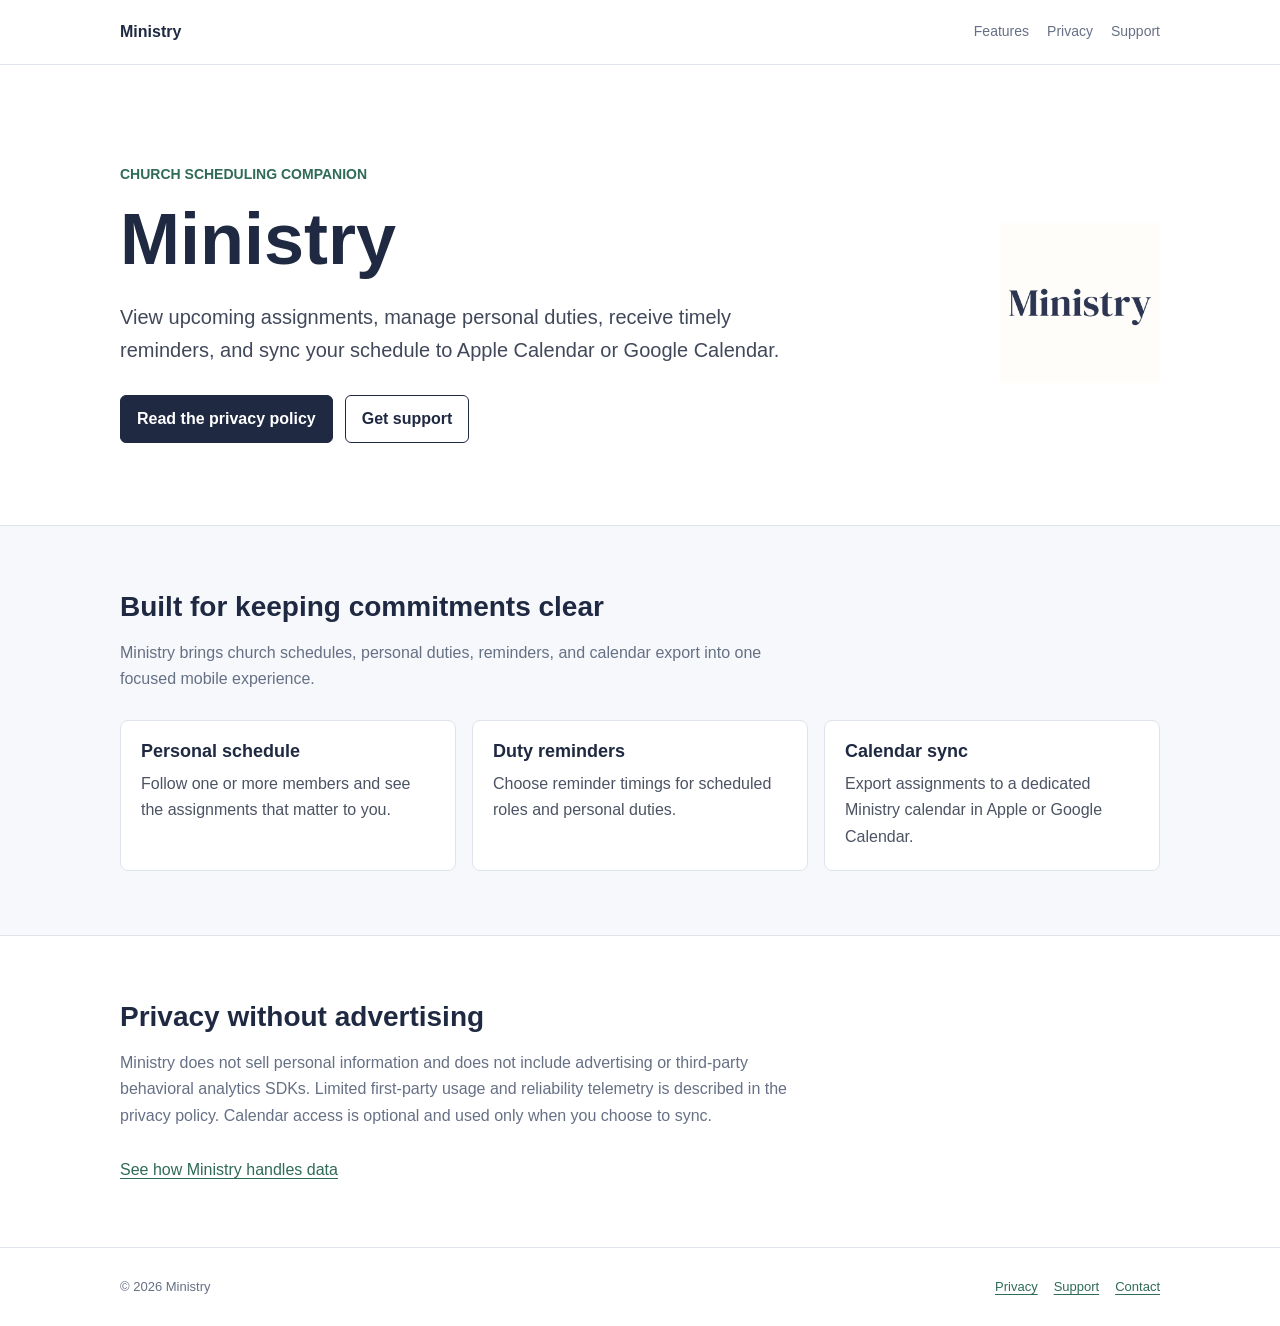
<file: index.html>
<!doctype html>
<html lang="en">
  <head>
    <meta charset="UTF-8" />
    <meta name="viewport" content="width=device-width, initial-scale=1.0" />
    <meta
      name="description"
      content="Ministry is a church scheduling companion for iPhone and Android."
    />
    <meta name="application-name" content="Ministry" />
    <meta property="og:type" content="website" />
    <meta property="og:site_name" content="Ministry" />
    <meta property="og:title" content="Ministry" />
    <meta
      property="og:description"
      content="Ministry is a church scheduling companion for iPhone and Android."
    />
    <meta property="og:url" content="https://ministry.tedweng.com/" />
    <link rel="canonical" href="https://ministry.tedweng.com/" />
    <title>Ministry</title>
    <script type="application/ld+json">
      {
        "@context": "https://schema.org",
        "@type": "SoftwareApplication",
        "name": "Ministry",
        "applicationCategory": "UtilitiesApplication",
        "operatingSystem": "iOS, Android",
        "url": "https://ministry.tedweng.com/"
      }
    </script>
    <link rel="stylesheet" href="styles.css" />
  </head>
  <body>
    <header class="site-header">
      <nav class="nav" aria-label="Primary navigation">
        <a class="brand" href="./">Ministry</a>
        <div class="nav-links">
          <a href="#features">Features</a>
          <a href="privacy/">Privacy</a>
          <a href="support/">Support</a>
        </div>
      </nav>
    </header>

    <main>
      <section class="hero">
        <div class="hero-content">
          <p class="eyebrow">Church scheduling companion</p>
          <h1>Ministry</h1>
          <p class="hero-copy">
            View upcoming assignments, manage personal duties, receive timely
            reminders, and sync your schedule to Apple Calendar or Google
            Calendar.
          </p>
          <div class="actions">
            <a class="button" href="privacy/">Read the privacy policy</a>
            <a class="button secondary" href="support/">Get support</a>
          </div>
        </div>
        <img
          class="hero-icon"
          src="assets/icon.png"
          width="160"
          height="160"
          alt="Ministry app icon"
        />
      </section>

      <section class="band alt" id="features">
        <div class="container">
          <h2>Built for keeping commitments clear</h2>
          <p class="section-intro">
            Ministry brings church schedules, personal duties, reminders, and
            calendar export into one focused mobile experience.
          </p>
          <div class="feature-grid">
            <article class="feature">
              <h3>Personal schedule</h3>
              <p>
                Follow one or more members and see the assignments that matter
                to you.
              </p>
            </article>
            <article class="feature">
              <h3>Duty reminders</h3>
              <p>
                Choose reminder timings for scheduled roles and personal duties.
              </p>
            </article>
            <article class="feature">
              <h3>Calendar sync</h3>
              <p>
                Export assignments to a dedicated Ministry calendar in Apple or
                Google Calendar.
              </p>
            </article>
          </div>
        </div>
      </section>

      <section class="band">
        <div class="container">
          <h2>Privacy without advertising</h2>
          <p class="section-intro">
            Ministry does not sell personal information and does not include
            advertising or third-party behavioral analytics SDKs. Limited
            first-party usage and reliability telemetry is described in the
            privacy policy. Calendar access is optional and used only when you
            choose to sync.
          </p>
          <a href="privacy/">See how Ministry handles data</a>
        </div>
      </section>
    </main>

    <footer class="site-footer">
      <div class="footer-inner">
        <span>&copy; 2026 Ministry</span>
        <div class="footer-links">
          <a href="privacy/">Privacy</a>
          <a href="support/">Support</a>
          <a href="mailto:ministry.shigong@gmail.com">Contact</a>
        </div>
      </div>
    </footer>
  </body>
</html>
</file>
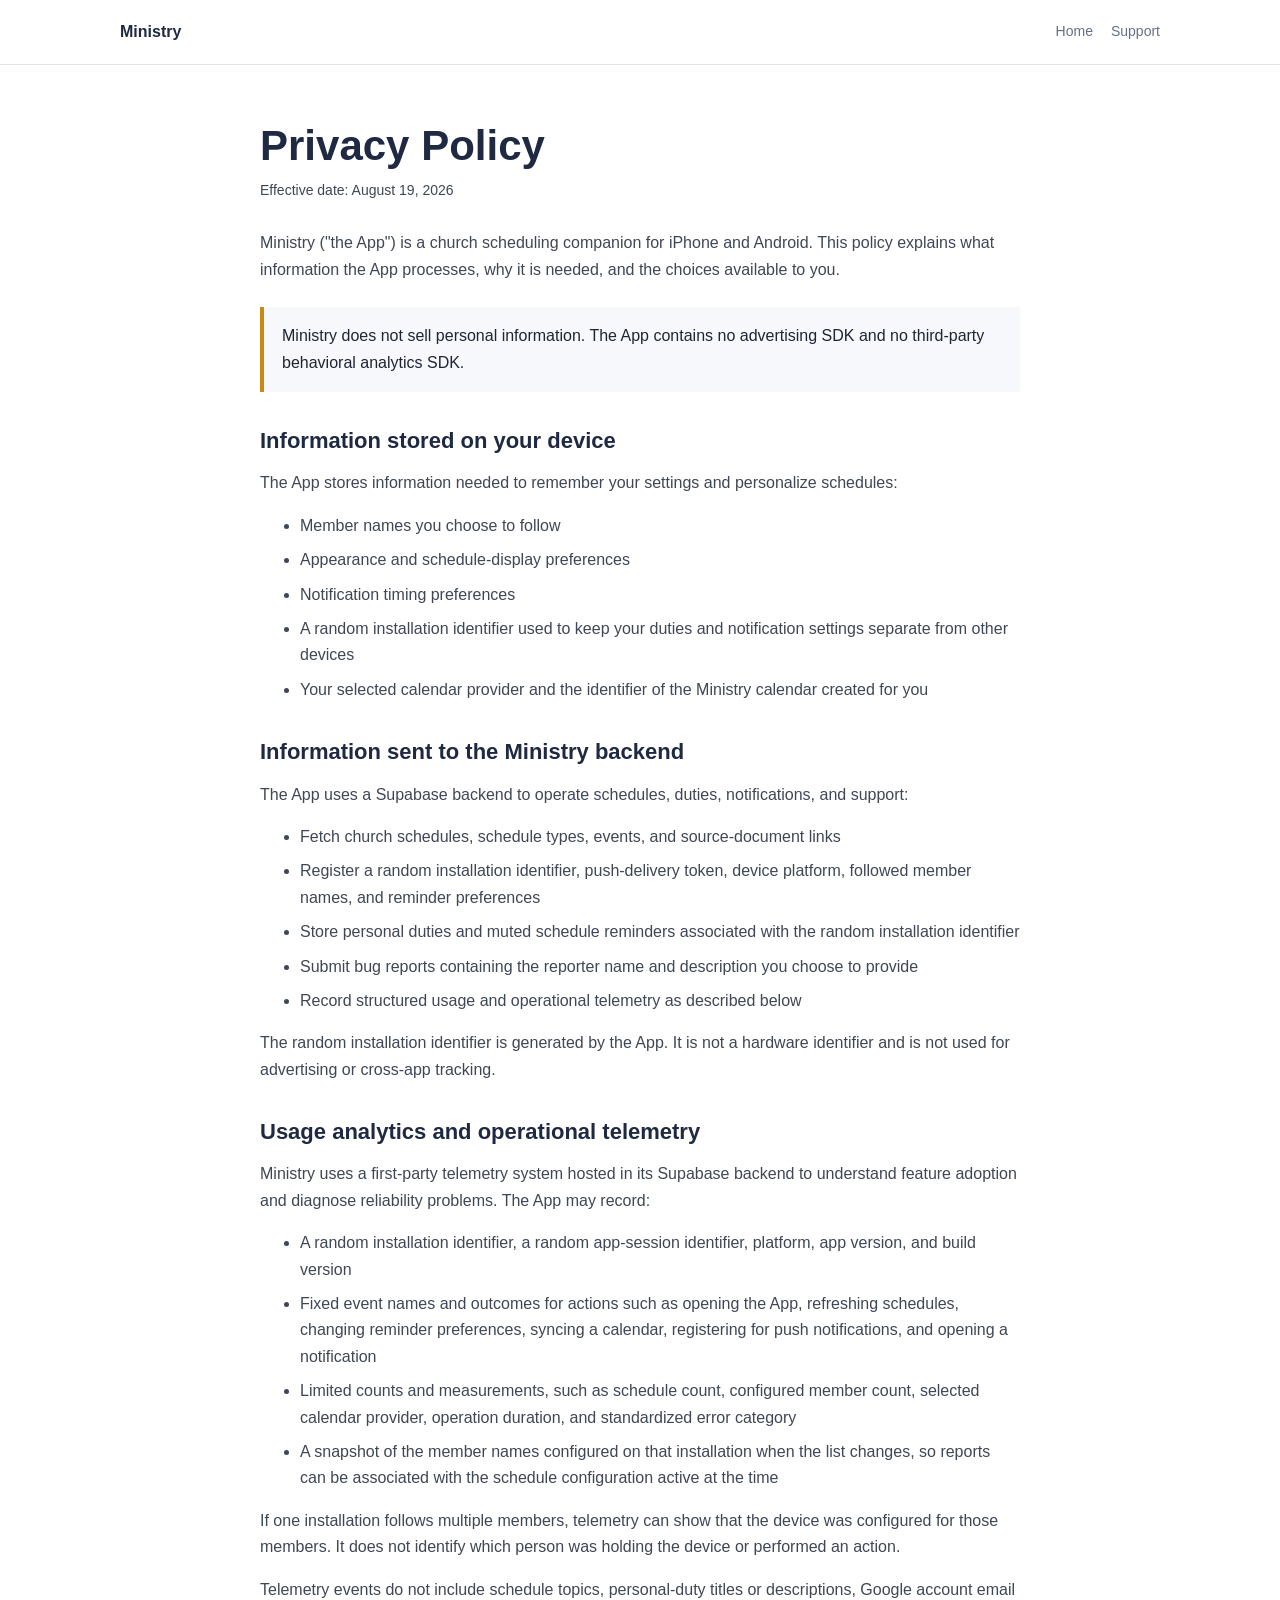
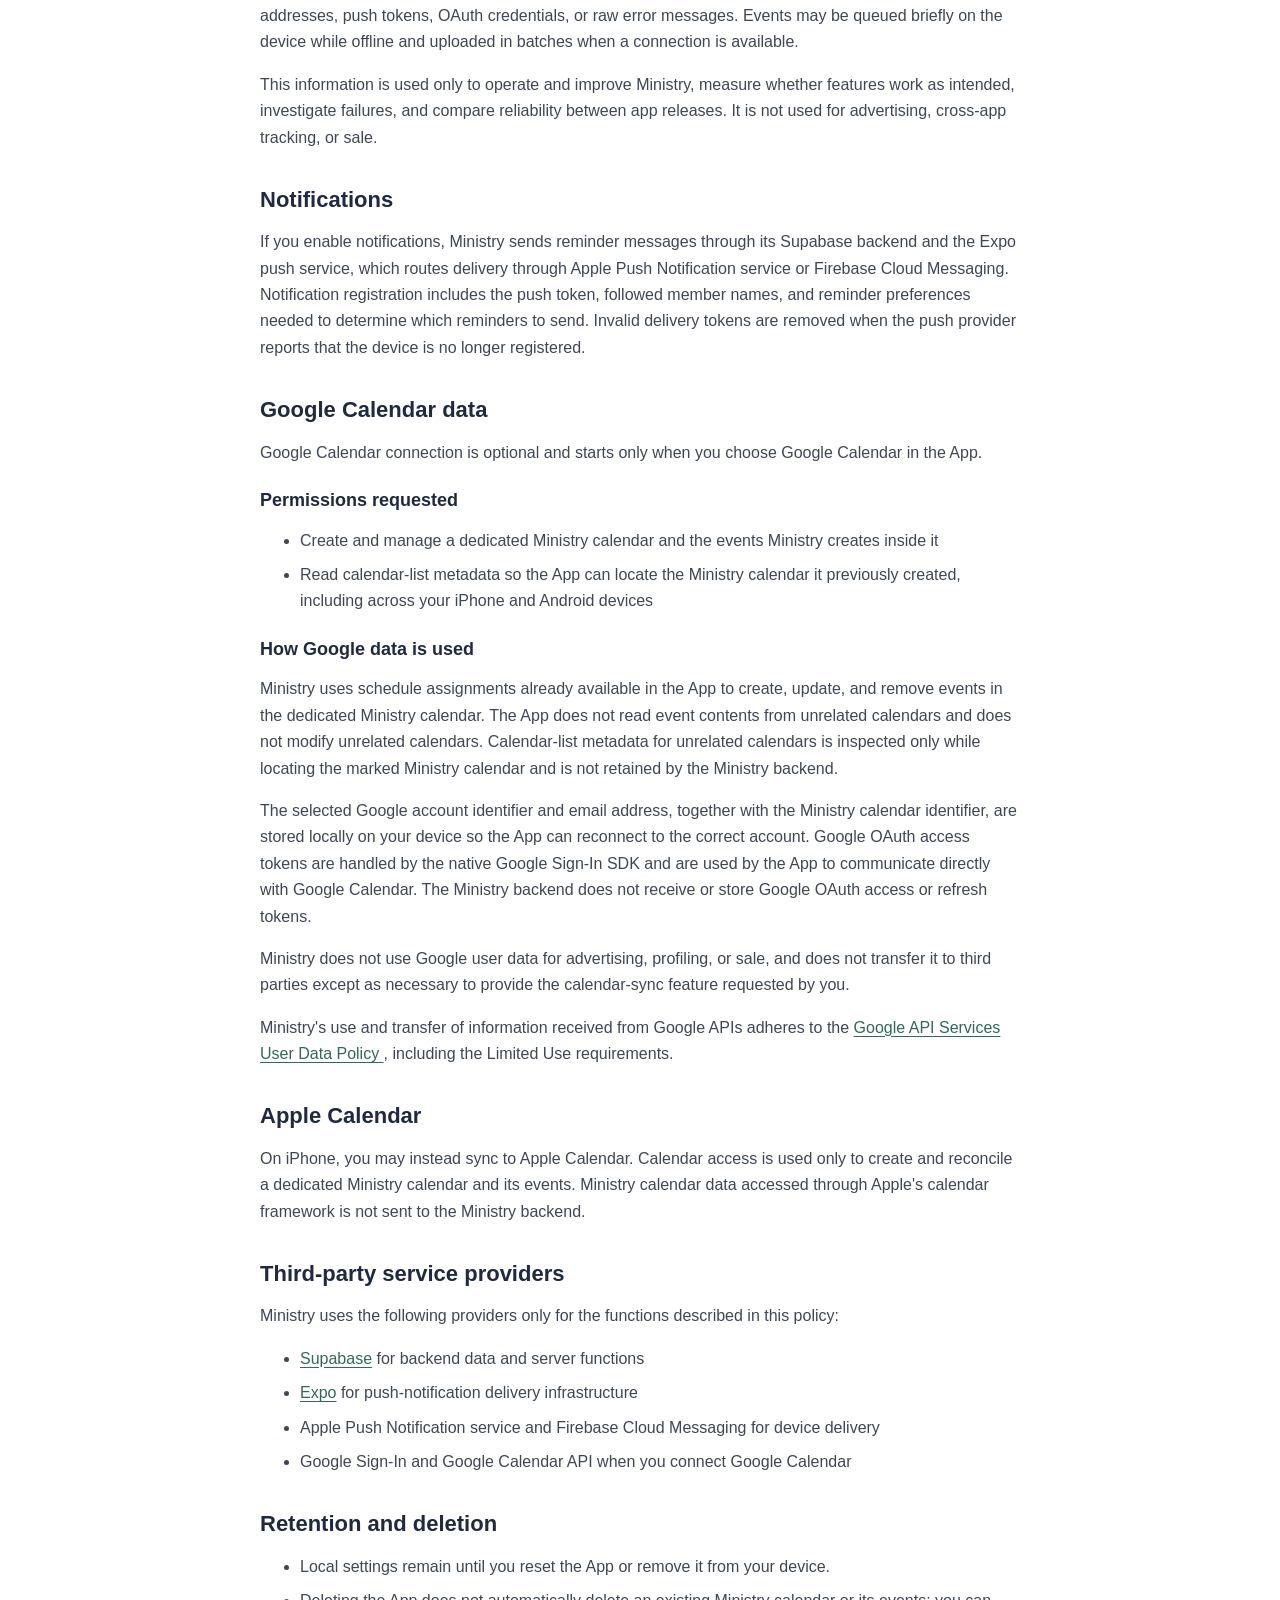
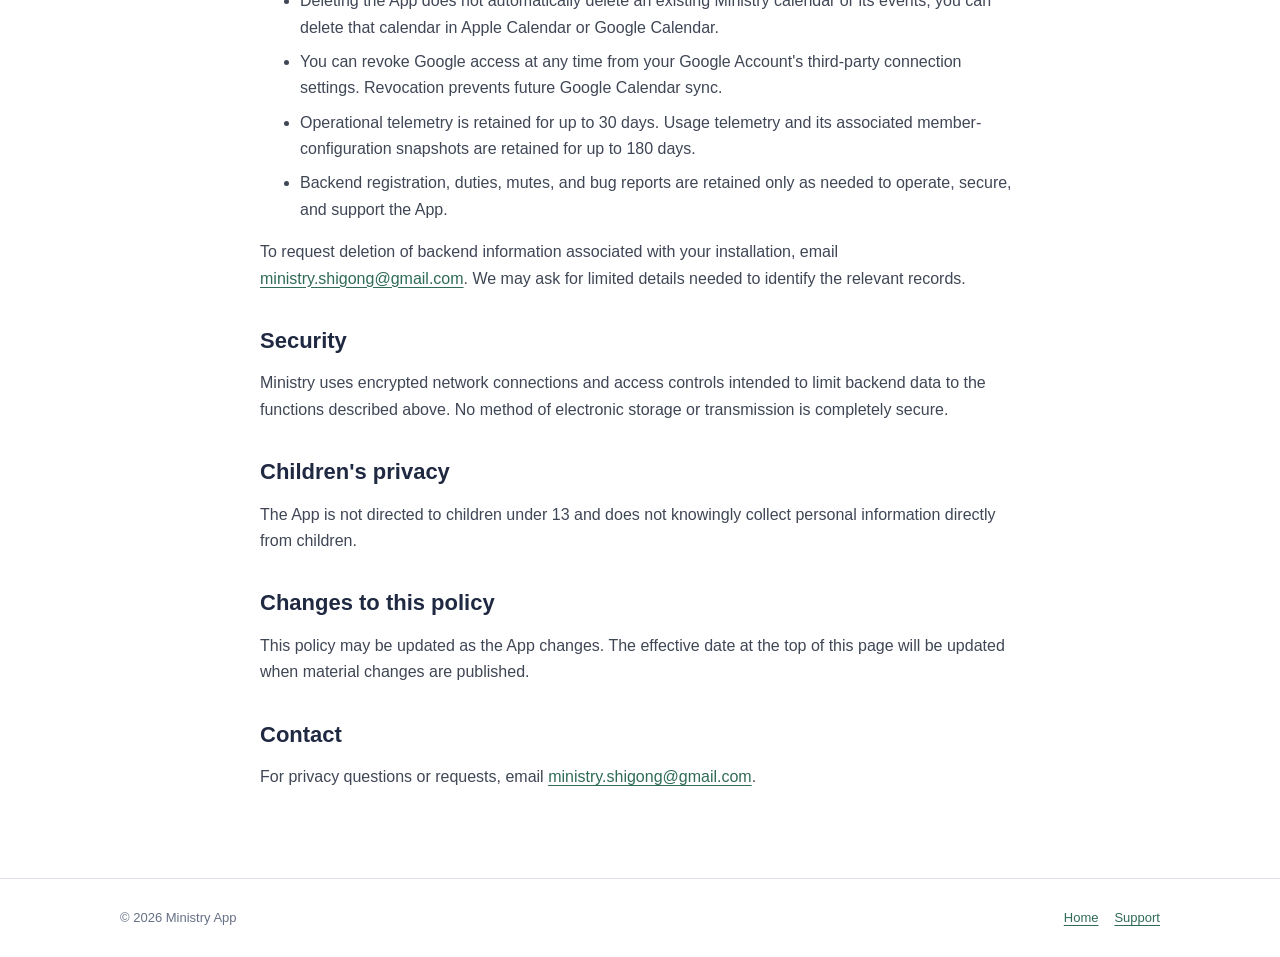
<file: privacy/index.html>
<!doctype html>
<html lang="en">
  <head>
    <meta charset="UTF-8" />
    <meta name="viewport" content="width=device-width, initial-scale=1.0" />
    <meta
      name="description"
      content="Privacy policy for the Ministry mobile application."
    />
    <title>Ministry - Privacy Policy</title>
    <link rel="stylesheet" href="../styles.css" />
  </head>
  <body>
    <header class="site-header">
      <nav class="nav" aria-label="Primary navigation">
        <a class="brand" href="../">Ministry</a>
        <div class="nav-links">
          <a href="../">Home</a>
          <a href="../support/">Support</a>
        </div>
      </nav>
    </header>

    <main class="policy">
      <h1>Privacy Policy</h1>
      <p class="date">Effective date: August 19, 2026</p>

      <p>
        Ministry ("the App") is a church scheduling companion for iPhone and
        Android. This policy explains what information the App processes, why it
        is needed, and the choices available to you.
      </p>

      <div class="notice">
        Ministry does not sell personal information. The App contains no
        advertising SDK and no third-party behavioral analytics SDK.
      </div>

      <h2>Information stored on your device</h2>
      <p>
        The App stores information needed to remember your settings and
        personalize schedules:
      </p>
      <ul>
        <li>Member names you choose to follow</li>
        <li>Appearance and schedule-display preferences</li>
        <li>Notification timing preferences</li>
        <li>
          A random installation identifier used to keep your duties and
          notification settings separate from other devices
        </li>
        <li>
          Your selected calendar provider and the identifier of the Ministry
          calendar created for you
        </li>
      </ul>

      <h2>Information sent to the Ministry backend</h2>
      <p>
        The App uses a Supabase backend to operate schedules, duties,
        notifications, and support:
      </p>
      <ul>
        <li>
          Fetch church schedules, schedule types, events, and source-document
          links
        </li>
        <li>
          Register a random installation identifier, push-delivery token, device
          platform, followed member names, and reminder preferences
        </li>
        <li>
          Store personal duties and muted schedule reminders associated with the
          random installation identifier
        </li>
        <li>
          Submit bug reports containing the reporter name and description you
          choose to provide
        </li>
        <li>
          Record structured usage and operational telemetry as described below
        </li>
      </ul>
      <p>
        The random installation identifier is generated by the App. It is not a
        hardware identifier and is not used for advertising or cross-app
        tracking.
      </p>

      <h2>Usage analytics and operational telemetry</h2>
      <p>
        Ministry uses a first-party telemetry system hosted in its Supabase
        backend to understand feature adoption and diagnose reliability
        problems. The App may record:
      </p>
      <ul>
        <li>
          A random installation identifier, a random app-session identifier,
          platform, app version, and build version
        </li>
        <li>
          Fixed event names and outcomes for actions such as opening the App,
          refreshing schedules, changing reminder preferences, syncing a
          calendar, registering for push notifications, and opening a
          notification
        </li>
        <li>
          Limited counts and measurements, such as schedule count, configured
          member count, selected calendar provider, operation duration, and
          standardized error category
        </li>
        <li>
          A snapshot of the member names configured on that installation when
          the list changes, so reports can be associated with the schedule
          configuration active at the time
        </li>
      </ul>
      <p>
        If one installation follows multiple members, telemetry can show that
        the device was configured for those members. It does not identify which
        person was holding the device or performed an action.
      </p>
      <p>
        Telemetry events do not include schedule topics, personal-duty titles or
        descriptions, Google account email addresses, push tokens, OAuth
        credentials, or raw error messages. Events may be queued briefly on the
        device while offline and uploaded in batches when a connection is
        available.
      </p>
      <p>
        This information is used only to operate and improve Ministry, measure
        whether features work as intended, investigate failures, and compare
        reliability between app releases. It is not used for advertising,
        cross-app tracking, or sale.
      </p>

      <h2>Notifications</h2>
      <p>
        If you enable notifications, Ministry sends reminder messages through
        its Supabase backend and the Expo push service, which routes delivery
        through Apple Push Notification service or Firebase Cloud Messaging.
        Notification registration includes the push token, followed member
        names, and reminder preferences needed to determine which reminders to
        send. Invalid delivery tokens are removed when the push provider reports
        that the device is no longer registered.
      </p>

      <h2>Google Calendar data</h2>
      <p>
        Google Calendar connection is optional and starts only when you choose
        Google Calendar in the App.
      </p>

      <h3>Permissions requested</h3>
      <ul>
        <li>
          Create and manage a dedicated Ministry calendar and the events
          Ministry creates inside it
        </li>
        <li>
          Read calendar-list metadata so the App can locate the Ministry
          calendar it previously created, including across your iPhone and
          Android devices
        </li>
      </ul>

      <h3>How Google data is used</h3>
      <p>
        Ministry uses schedule assignments already available in the App to
        create, update, and remove events in the dedicated Ministry calendar.
        The App does not read event contents from unrelated calendars and does
        not modify unrelated calendars. Calendar-list metadata for unrelated
        calendars is inspected only while locating the marked Ministry calendar
        and is not retained by the Ministry backend.
      </p>
      <p>
        The selected Google account identifier and email address, together with
        the Ministry calendar identifier, are stored locally on your device so
        the App can reconnect to the correct account. Google OAuth access tokens
        are handled by the native Google Sign-In SDK and are used by the App to
        communicate directly with Google Calendar. The Ministry backend does not
        receive or store Google OAuth access or refresh tokens.
      </p>
      <p>
        Ministry does not use Google user data for advertising, profiling, or
        sale, and does not transfer it to third parties except as necessary to
        provide the calendar-sync feature requested by you.
      </p>
      <p>
        Ministry's use and transfer of information received from Google APIs
        adheres to the
        <a
          href="https://developers.google.com/terms/api-services-user-data-policy"
        >
          Google API Services User Data Policy </a
        >, including the Limited Use requirements.
      </p>

      <h2>Apple Calendar</h2>
      <p>
        On iPhone, you may instead sync to Apple Calendar. Calendar access is
        used only to create and reconcile a dedicated Ministry calendar and its
        events. Ministry calendar data accessed through Apple's calendar
        framework is not sent to the Ministry backend.
      </p>

      <h2>Third-party service providers</h2>
      <p>
        Ministry uses the following providers only for the functions described
        in this policy:
      </p>
      <ul>
        <li>
          <a href="https://supabase.com/privacy">Supabase</a> for backend data
          and server functions
        </li>
        <li>
          <a href="https://expo.dev/privacy">Expo</a> for push-notification
          delivery infrastructure
        </li>
        <li>
          Apple Push Notification service and Firebase Cloud Messaging for
          device delivery
        </li>
        <li>
          Google Sign-In and Google Calendar API when you connect Google
          Calendar
        </li>
      </ul>

      <h2>Retention and deletion</h2>
      <ul>
        <li>
          Local settings remain until you reset the App or remove it from your
          device.
        </li>
        <li>
          Deleting the App does not automatically delete an existing Ministry
          calendar or its events; you can delete that calendar in Apple Calendar
          or Google Calendar.
        </li>
        <li>
          You can revoke Google access at any time from your Google Account's
          third-party connection settings. Revocation prevents future Google
          Calendar sync.
        </li>
        <li>
          Operational telemetry is retained for up to 30 days. Usage telemetry
          and its associated member-configuration snapshots are retained for up
          to 180 days.
        </li>
        <li>
          Backend registration, duties, mutes, and bug reports are retained only
          as needed to operate, secure, and support the App.
        </li>
      </ul>
      <p>
        To request deletion of backend information associated with your
        installation, email
        <a href="mailto:ministry.shigong@gmail.com"
          >ministry.shigong@gmail.com</a
        >. We may ask for limited details needed to identify the relevant
        records.
      </p>

      <h2>Security</h2>
      <p>
        Ministry uses encrypted network connections and access controls intended
        to limit backend data to the functions described above. No method of
        electronic storage or transmission is completely secure.
      </p>

      <h2>Children's privacy</h2>
      <p>
        The App is not directed to children under 13 and does not knowingly
        collect personal information directly from children.
      </p>

      <h2>Changes to this policy</h2>
      <p>
        This policy may be updated as the App changes. The effective date at the
        top of this page will be updated when material changes are published.
      </p>

      <h2>Contact</h2>
      <p>
        For privacy questions or requests, email
        <a href="mailto:ministry.shigong@gmail.com"
          >ministry.shigong@gmail.com</a
        >.
      </p>
    </main>

    <footer class="site-footer">
      <div class="footer-inner">
        <span>&copy; 2026 Ministry App</span>
        <div class="footer-links">
          <a href="../">Home</a>
          <a href="../support/">Support</a>
        </div>
      </div>
    </footer>
  </body>
</html>
</file>
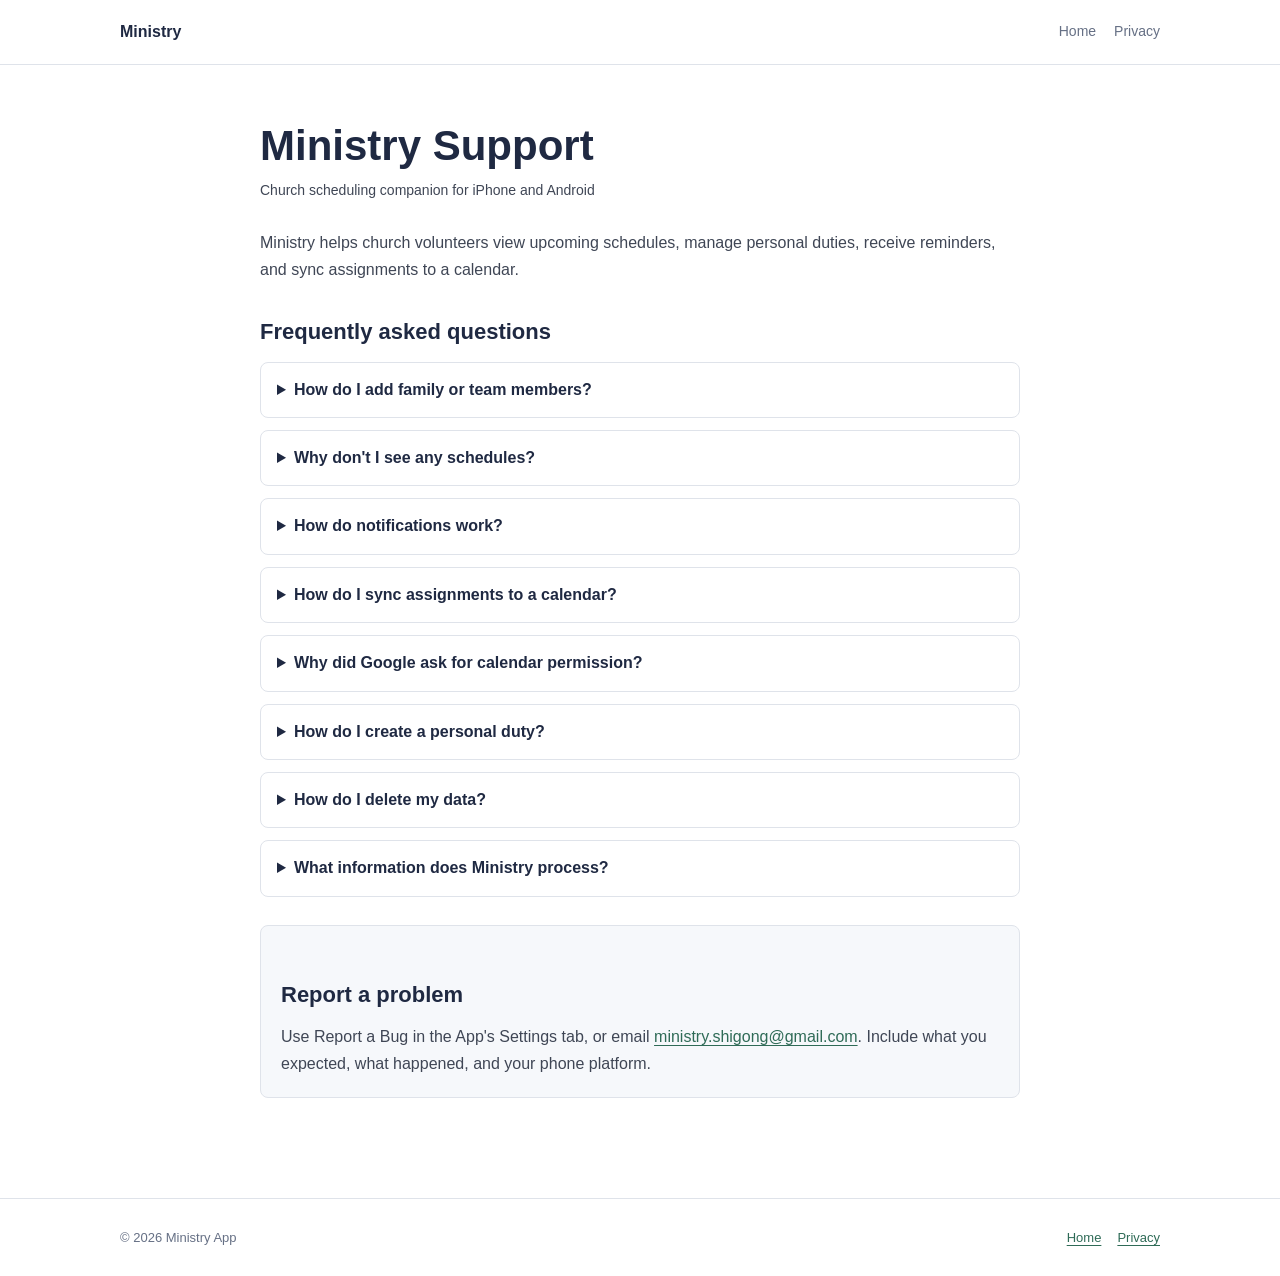
<file: support/index.html>
<!doctype html>
<html lang="en">
  <head>
    <meta charset="UTF-8" />
    <meta name="viewport" content="width=device-width, initial-scale=1.0" />
    <meta
      name="description"
      content="Support information for the Ministry mobile application."
    />
    <title>Ministry - Support</title>
    <link rel="stylesheet" href="../styles.css" />
  </head>
  <body>
    <header class="site-header">
      <nav class="nav" aria-label="Primary navigation">
        <a class="brand" href="../">Ministry</a>
        <div class="nav-links">
          <a href="../">Home</a>
          <a href="../privacy/">Privacy</a>
        </div>
      </nav>
    </header>

    <main class="policy">
      <h1>Ministry Support</h1>
      <p class="date">Church scheduling companion for iPhone and Android</p>

      <p>
        Ministry helps church volunteers view upcoming schedules, manage
        personal duties, receive reminders, and sync assignments to a calendar.
      </p>

      <h2>Frequently asked questions</h2>

      <details>
        <summary>How do I add family or team members?</summary>
        <div class="answer">
          Go to Settings and use the Members section. Enter each name as it
          appears on the church schedule. You can follow multiple members on one
          device.
        </div>
      </details>

      <details>
        <summary>Why don't I see any schedules?</summary>
        <div class="answer">
          Confirm that at least one saved member matches a name on the church
          schedule, then pull down on the Home screen to refresh. Check your
          internet connection if the schedule still does not appear.
        </div>
      </details>

      <details>
        <summary>How do notifications work?</summary>
        <div class="answer">
          Ministry sends server-based push reminders for upcoming assignments
          and personal duties. In Settings, you can choose reminder timings for
          each role. Notifications must be allowed in your device settings.
        </div>
      </details>

      <details>
        <summary>How do I sync assignments to a calendar?</summary>
        <div class="answer">
          Open Settings and choose Calendar Sync. On iPhone, choose Apple
          Calendar or Google Calendar. On Android, connect Google Calendar.
          Ministry creates a separate calendar named Ministry and updates it
          when you tap Sync Now.
        </div>
      </details>

      <details>
        <summary>Why did Google ask for calendar permission?</summary>
        <div class="answer">
          Ministry needs permission to create and manage the dedicated Ministry
          calendar. It also reads calendar-list metadata to find that calendar
          again across devices. It does not read events from unrelated
          calendars.
        </div>
      </details>

      <details>
        <summary>How do I create a personal duty?</summary>
        <div class="answer">
          Tap the add button on the Home screen, enter the duty details and
          reminder timings, then save.
        </div>
      </details>

      <details>
        <summary>How do I delete my data?</summary>
        <div class="answer">
          Removing the App deletes local settings. You can delete the Ministry
          calendar in your calendar app and revoke Google access from your
          Google Account. For deletion of backend information associated with
          your installation, email
          <a href="mailto:ministry.shigong@gmail.com"
            >ministry.shigong@gmail.com</a
          >.
        </div>
      </details>

      <details>
        <summary>What information does Ministry process?</summary>
        <div class="answer">
          Ministry processes followed member names, reminder preferences, an
          installation identifier, push-delivery information, personal duties,
          and limited first-party usage and reliability telemetry. Google
          Calendar access is optional. See the
          <a href="../privacy/">Privacy Policy</a> for complete details.
        </div>
      </details>

      <div class="support-block">
        <h2>Report a problem</h2>
        <p>
          Use Report a Bug in the App's Settings tab, or email
          <a href="mailto:ministry.shigong@gmail.com"
            >ministry.shigong@gmail.com</a
          >. Include what you expected, what happened, and your phone platform.
        </p>
      </div>
    </main>

    <footer class="site-footer">
      <div class="footer-inner">
        <span>&copy; 2026 Ministry App</span>
        <div class="footer-links">
          <a href="../">Home</a>
          <a href="../privacy/">Privacy</a>
        </div>
      </div>
    </footer>
  </body>
</html>
</file>
<file: styles.css>
:root {
  color-scheme: light;
  --navy: #1f2942;
  --ink: #202534;
  --muted: #667085;
  --line: #dfe3ea;
  --surface: #f6f8fb;
  --green: #2f6b57;
  --gold: #c88a12;
  --white: #ffffff;
}

* {
  box-sizing: border-box;
}

html {
  scroll-behavior: smooth;
}

body {
  margin: 0;
  color: var(--ink);
  background: var(--white);
  font-family: -apple-system, BlinkMacSystemFont, "Segoe UI", sans-serif;
  line-height: 1.65;
}

a {
  color: var(--green);
  text-underline-offset: 3px;
}

img {
  display: block;
  max-width: 100%;
}

.site-header {
  border-bottom: 1px solid var(--line);
  background: var(--white);
}

.nav {
  width: min(1040px, calc(100% - 32px));
  min-height: 64px;
  margin: 0 auto;
  display: flex;
  align-items: center;
  justify-content: space-between;
  gap: 24px;
}

.brand {
  color: var(--navy);
  font-weight: 700;
  text-decoration: none;
}

.nav-links {
  display: flex;
  flex-wrap: wrap;
  gap: 18px;
  font-size: 14px;
}

.nav-links a {
  color: var(--muted);
  text-decoration: none;
}

.nav-links a:hover,
.nav-links a:focus-visible {
  color: var(--navy);
  text-decoration: underline;
}

.hero {
  width: min(1040px, calc(100% - 32px));
  min-height: 460px;
  margin: 0 auto;
  padding: 72px 0 56px;
  display: grid;
  align-content: center;
  grid-template-columns: minmax(0, 1fr) 180px;
  gap: 64px;
}

.hero-icon {
  width: 160px;
  height: 160px;
  align-self: center;
  justify-self: end;
}

.eyebrow {
  margin: 0 0 10px;
  color: var(--green);
  font-size: 14px;
  font-weight: 700;
  text-transform: uppercase;
}

h1,
h2,
h3 {
  color: var(--navy);
  line-height: 1.2;
}

h1 {
  margin: 0;
  font-size: clamp(42px, 8vw, 72px);
  letter-spacing: 0;
}

h2 {
  margin: 0 0 16px;
  font-size: 28px;
}

h3 {
  margin: 0 0 8px;
  font-size: 18px;
}

.hero-copy {
  max-width: 660px;
  margin: 18px 0 0;
  color: #41485a;
  font-size: 20px;
}

.actions {
  margin-top: 28px;
  display: flex;
  flex-wrap: wrap;
  gap: 12px;
}

.button {
  min-height: 44px;
  padding: 10px 16px;
  display: inline-flex;
  align-items: center;
  justify-content: center;
  border: 1px solid var(--navy);
  border-radius: 6px;
  color: var(--white);
  background: var(--navy);
  font-weight: 650;
  text-decoration: none;
}

.button.secondary {
  color: var(--navy);
  background: var(--white);
}

.band {
  padding: 64px 0;
  border-top: 1px solid var(--line);
}

.band.alt {
  background: var(--surface);
}

.container {
  width: min(1040px, calc(100% - 32px));
  margin: 0 auto;
}

.section-intro {
  max-width: 700px;
  margin: 0 0 28px;
  color: var(--muted);
}

.feature-grid {
  display: grid;
  grid-template-columns: repeat(3, minmax(0, 1fr));
  gap: 16px;
}

.feature {
  min-height: 150px;
  padding: 20px;
  border: 1px solid var(--line);
  border-radius: 8px;
  background: var(--white);
}

.feature p {
  margin: 0;
  color: #4c5363;
}

.policy {
  width: min(760px, calc(100% - 32px));
  margin: 0 auto;
  padding: 56px 0 72px;
}

.policy h1 {
  font-size: 42px;
}

.policy h2 {
  margin-top: 36px;
  font-size: 22px;
}

.policy h3 {
  margin-top: 24px;
}

.policy p,
.policy li {
  color: #3f4655;
}

.policy li + li {
  margin-top: 8px;
}

.date {
  margin: 8px 0 28px;
  color: var(--muted);
  font-size: 14px;
}

.notice {
  margin: 24px 0;
  padding: 16px 18px;
  border-left: 4px solid var(--gold);
  background: var(--surface);
}

details {
  margin: 12px 0;
  border: 1px solid var(--line);
  border-radius: 8px;
  background: var(--white);
}

details summary {
  padding: 14px 16px;
  cursor: pointer;
  color: var(--navy);
  font-weight: 650;
}

details .answer {
  padding: 0 16px 16px;
  color: #464d5c;
}

.support-block {
  margin: 28px 0;
  padding: 20px;
  border: 1px solid var(--line);
  border-radius: 8px;
  background: var(--surface);
}

.support-block p {
  margin-bottom: 0;
}

.site-footer {
  padding: 28px 0;
  border-top: 1px solid var(--line);
  color: var(--muted);
  font-size: 13px;
}

.footer-inner {
  width: min(1040px, calc(100% - 32px));
  margin: 0 auto;
  display: flex;
  flex-wrap: wrap;
  justify-content: space-between;
  gap: 12px 24px;
}

.footer-links {
  display: flex;
  flex-wrap: wrap;
  gap: 16px;
}

@media (max-width: 720px) {
  .nav {
    align-items: flex-start;
    padding: 16px 0;
    flex-direction: column;
    gap: 8px;
  }

  .hero {
    min-height: 520px;
    padding-top: 48px;
    grid-template-columns: 1fr;
    gap: 32px;
  }

  .hero-icon {
    width: 112px;
    height: 112px;
    justify-self: start;
    grid-row: 1;
  }

  .hero-content {
    grid-row: 2;
  }

  .feature-grid {
    grid-template-columns: 1fr;
  }
}
</file>
